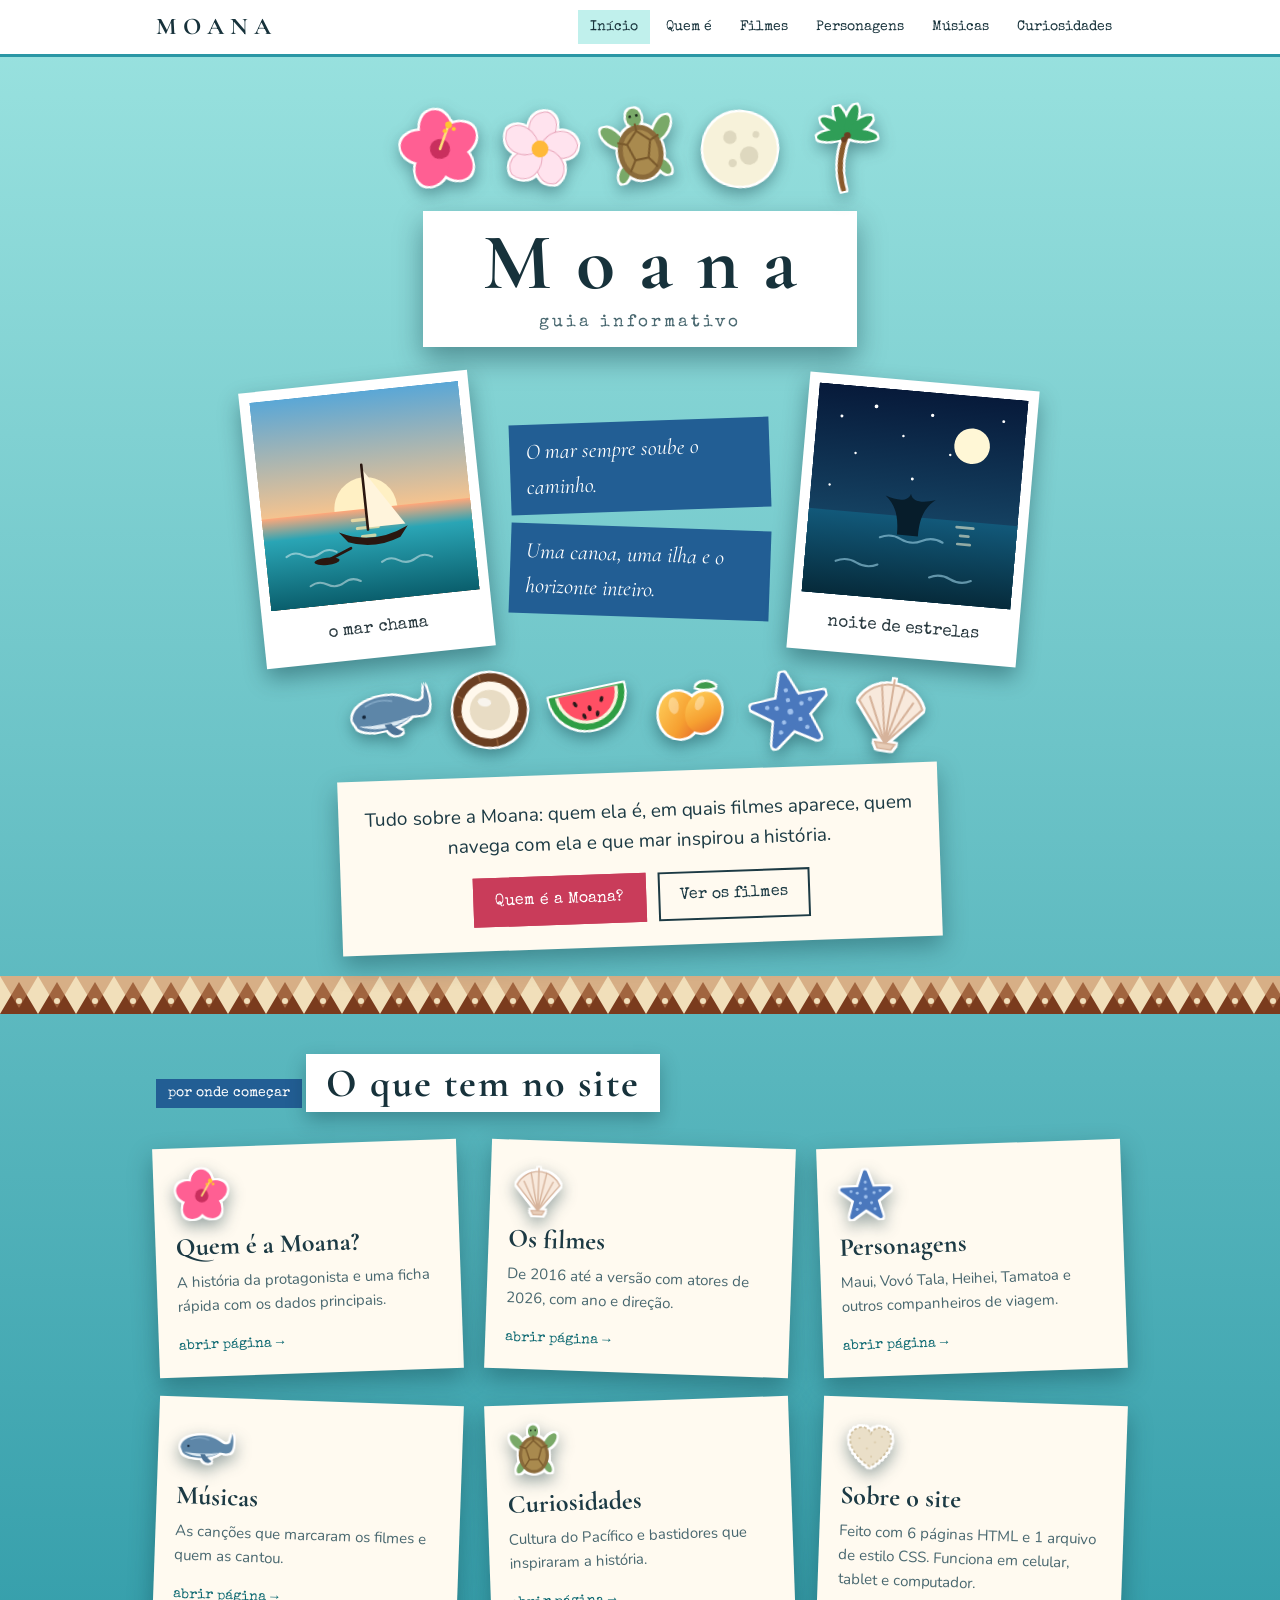
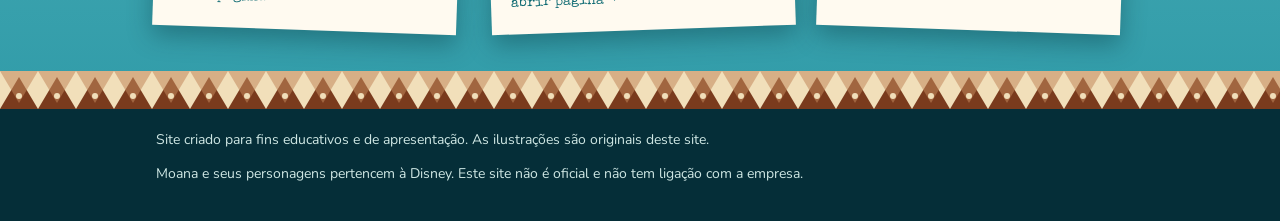
<file: index.html>
<!doctype html><html><head><meta charset=utf8><meta name=viewport content="width=device-width,initial-scale=1,viewport-fit=cover"><style>:root{color-scheme:light;box-sizing:border-box;padding-top:env(safe-area-inset-top,0px);padding-bottom:env(safe-area-inset-bottom,0px)}html{scroll-padding-top:env(safe-area-inset-top,0px)}body{margin:0;padding:0;font:14px -apple-system,BlinkMacSystemFont,sans-serif;background:#fff;color:#000}img{max-width:100%}[hidden]:not([hidden=until-found i]){display:none!important}</style></head><body>
<title>Guia da Moana</title>
  <link rel="stylesheet" href="https://fonts.googleapis.com/css2?family=Cormorant+Garamond:ital,wght@0,500;0,700;1,500&family=Special+Elite&family=Nunito:wght@400;700&display=swap">
  <link rel="stylesheet" href="style.css">
<!-- MENU -->
  <header class="menu">
    <div class="container">
      <a class="logo" href="index.html">MOANA</a>
      <nav>
        <ul>
          <li><a class="atual" href="index.html">Início</a></li>
          <li><a href="quem-e.html">Quem é</a></li>
          <li><a href="filmes.html">Filmes</a></li>
          <li><a href="personagens.html">Personagens</a></li>
          <li><a href="musicas.html">Músicas</a></li>
          <li><a href="curiosidades.html">Curiosidades</a></li>
        </ul>
      </nav>
    </div>
  </header>

  <main>

    <!-- CAPA -->
    <section class="capa">
      <div class="container">

        <div class="fileira-adesivos">
          <div class="adesivo s-hibiscus-pink"></div>
          <div class="adesivo s-plumeria-rose"></div>
          <div class="adesivo s-turtle"></div>
          <div class="adesivo s-moon"></div>
          <div class="adesivo s-palm"></div>
        </div>

        <div class="titulo-capa">
          <h1>Moana</h1>
          <p>guia informativo</p>
        </div>

        <div class="mural">
          <div class="polaroid">
            <div class="cena scene-sunset"></div>
            <p>o mar chama</p>
          </div>
          <div class="frases">
            <p class="frase inclina-esq">O mar sempre soube o caminho.</p>
            <p class="frase inclina-dir">Uma canoa, uma ilha e o horizonte inteiro.</p>
          </div>
          <div class="polaroid">
            <div class="cena scene-night"></div>
            <p>noite de estrelas</p>
          </div>
        </div>

        <div class="fileira-adesivos">
          <div class="adesivo s-whale"></div>
          <div class="adesivo s-coconut"></div>
          <div class="adesivo s-watermelon"></div>
          <div class="adesivo s-mango"></div>
          <div class="adesivo s-starfish"></div>
          <div class="adesivo s-shell"></div>
        </div>

        <div class="papel apresentacao inclina-esq">
          <p>Tudo sobre a Moana: quem ela é, em quais filmes aparece, quem navega com ela e que mar inspirou a história.</p>
          <div class="botoes">
            <a class="botao botao-cheio" href="quem-e.html">Quem é a Moana?</a>
            <a class="botao" href="filmes.html">Ver os filmes</a>
          </div>
        </div>

      </div>
    </section>

    <div class="tapa"></div>

    <!-- ATALHOS PARA AS OUTRAS PÁGINAS -->
    <section class="secao">
      <div class="container">
        <span class="etiqueta">por onde começar</span>
        <h2 class="faixa">O que tem no site</h2>

        <div class="tres-colunas" style="margin-top: 24px;">
          <a class="papel atalho inclina-esq" href="quem-e.html">
            <div class="adesivo s-hibiscus-pink"></div>
            <h3>Quem é a Moana?</h3>
            <p>A história da protagonista e uma ficha rápida com os dados principais.</p>
            <span class="abrir">abrir página →</span>
          </a>
          <a class="papel atalho inclina-dir" href="filmes.html">
            <div class="adesivo s-shell"></div>
            <h3>Os filmes</h3>
            <p>De 2016 até a versão com atores de 2026, com ano e direção.</p>
            <span class="abrir">abrir página →</span>
          </a>
          <a class="papel atalho inclina-esq" href="personagens.html">
            <div class="adesivo s-starfish"></div>
            <h3>Personagens</h3>
            <p>Maui, Vovó Tala, Heihei, Tamatoa e outros companheiros de viagem.</p>
            <span class="abrir">abrir página →</span>
          </a>
          <a class="papel atalho inclina-dir" href="musicas.html">
            <div class="adesivo s-whale"></div>
            <h3>Músicas</h3>
            <p>As canções que marcaram os filmes e quem as cantou.</p>
            <span class="abrir">abrir página →</span>
          </a>
          <a class="papel atalho inclina-esq" href="curiosidades.html">
            <div class="adesivo s-turtle"></div>
            <h3>Curiosidades</h3>
            <p>Cultura do Pacífico e bastidores que inspiraram a história.</p>
            <span class="abrir">abrir página →</span>
          </a>
          <div class="papel atalho inclina-dir">
            <div class="adesivo s-heart"></div>
            <h3>Sobre o site</h3>
            <p>Feito com 6 páginas HTML e 1 arquivo de estilo CSS. Funciona em celular, tablet e computador.</p>
          </div>
        </div>
      </div>
    </section>

  </main>

  <!-- RODAPÉ -->
  <footer class="rodape">
    <div class="tapa"></div>
    <div class="container">
      <p>Site criado para fins educativos e de apresentação. As ilustrações são originais deste site.</p>
      <p>Moana e seus personagens pertencem à Disney. Este site não é oficial e não tem ligação com a empresa.</p>
    </div>
  </footer>

</body></html>
</file>
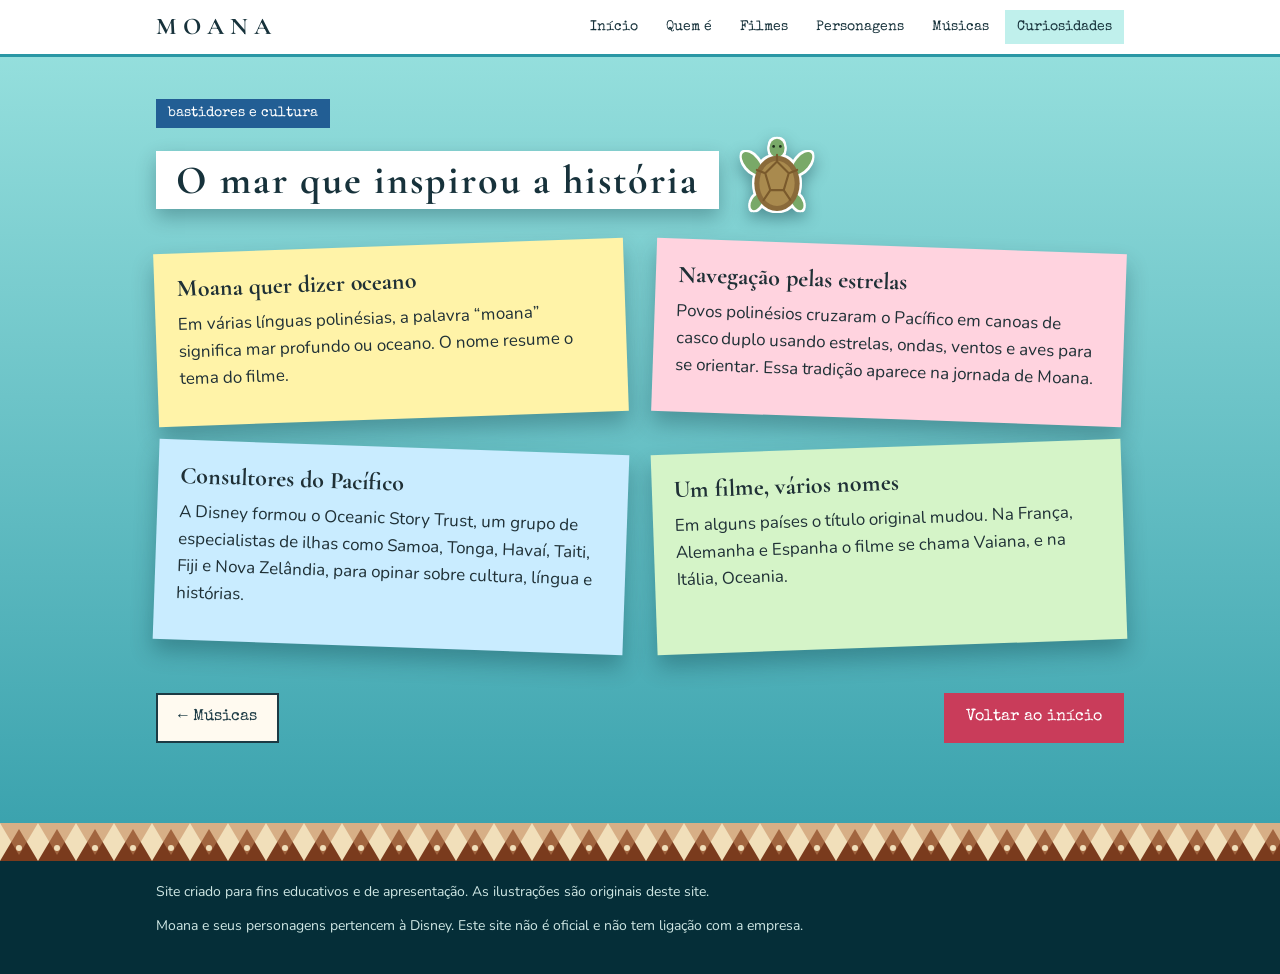
<file: curiosidades.html>
<!DOCTYPE html>
<html lang="pt-BR">

<head>
  <meta charset="UTF-8">
  <!-- Esta linha faz a página se ajustar à largura do celular -->
  <meta name="viewport" content="width=device-width, initial-scale=1">
  <title>Curiosidades | Guia da Moana</title>
  <link rel="stylesheet"
    href="https://fonts.googleapis.com/css2?family=Cormorant+Garamond:ital,wght@0,500;0,700;1,500&family=Special+Elite&family=Nunito:wght@400;700&display=swap">
  <link rel="stylesheet" href="style.css">
</head>

<body>

  <header class="menu">
    <div class="container">
      <a class="logo" href="index.html">MOANA</a>
      <nav>
        <ul>
          <li><a href="index.html">Início</a></li>
          <li><a href="quem-e.html">Quem é</a></li>
          <li><a href="filmes.html">Filmes</a></li>
          <li><a href="personagens.html">Personagens</a></li>
          <li><a href="musicas.html">Músicas</a></li>
          <li><a class="atual" href="curiosidades.html">Curiosidades</a></li>
        </ul>
      </nav>
    </div>
  </header>

  <main class="secao">
    <div class="container">

      <span class="etiqueta">bastidores e cultura</span>
      <div class="titulo-linha">
        <h1 class="faixa">O mar que inspirou a história</h1>
        <div class="adesivo s-turtle"></div>
      </div>

      <div class="duas-iguais">

        <article class="bilhete amarelo inclina-esq">
          <h2>Moana quer dizer oceano</h2>
          <p>Em várias línguas polinésias, a palavra “moana” significa mar profundo ou oceano. O nome resume o tema do
            filme.</p>
        </article>

        <article class="bilhete rosa inclina-dir">
          <h2>Navegação pelas estrelas</h2>
          <p>Povos polinésios cruzaram o Pacífico em canoas de casco duplo usando estrelas, ondas, ventos e aves para se
            orientar. Essa tradição aparece na jornada de Moana.</p>
        </article>

        <article class="bilhete azul inclina-dir">
          <h2>Consultores do Pacífico</h2>
          <p>A Disney formou o Oceanic Story Trust, um grupo de especialistas de ilhas como Samoa, Tonga, Havaí, Taiti,
            Fiji e Nova Zelândia, para opinar sobre cultura, língua e histórias.</p>
        </article>

        <article class="bilhete verde inclina-esq">
          <h2>Um filme, vários nomes</h2>
          <p>Em alguns países o título original mudou. Na França, Alemanha e Espanha o filme se chama Vaiana, e na
            Itália, Oceania.</p>
        </article>

      </div>

      <div class="navegacao" style="margin-top: 36px;">
        <a class="botao" href="musicas.html">← Músicas</a>
        <a class="botao botao-cheio" href="index.html">Voltar ao início</a>
      </div>

    </div>
  </main>

  <footer class="rodape">
    <div class="tapa"></div>
    <div class="container">
      <p>Site criado para fins educativos e de apresentação. As ilustrações são originais deste site.</p>
      <p>Moana e seus personagens pertencem à Disney. Este site não é oficial e não tem ligação com a empresa.</p>
    </div>
  </footer>

</body>

</html>
</file>
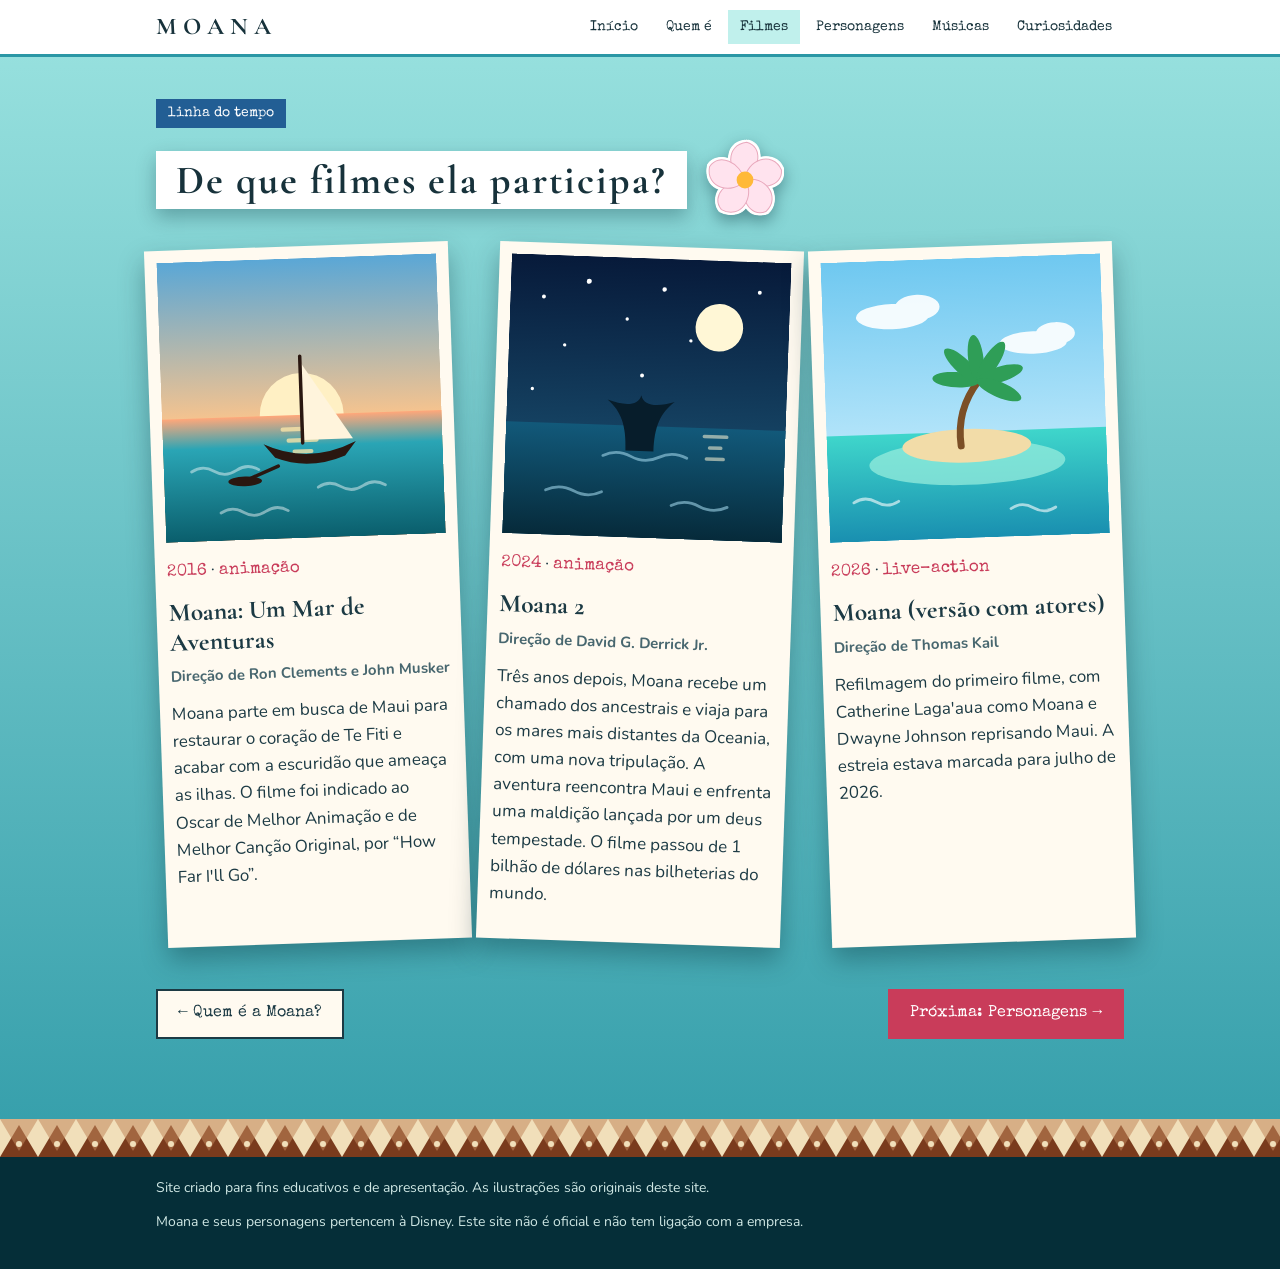
<file: filmes.html>
<!DOCTYPE html>
<html lang="pt-BR">
<head>
  <meta charset="UTF-8">
  <!-- Esta linha faz a página se ajustar à largura do celular -->
  <meta name="viewport" content="width=device-width, initial-scale=1">
  <title>Os filmes | Guia da Moana</title>
  <link rel="stylesheet" href="https://fonts.googleapis.com/css2?family=Cormorant+Garamond:ital,wght@0,500;0,700;1,500&family=Special+Elite&family=Nunito:wght@400;700&display=swap">
  <link rel="stylesheet" href="style.css">
</head>
<body>

  <header class="menu">
    <div class="container">
      <a class="logo" href="index.html">MOANA</a>
      <nav>
        <ul>
          <li><a href="index.html">Início</a></li>
          <li><a href="quem-e.html">Quem é</a></li>
          <li><a class="atual" href="filmes.html">Filmes</a></li>
          <li><a href="personagens.html">Personagens</a></li>
          <li><a href="musicas.html">Músicas</a></li>
          <li><a href="curiosidades.html">Curiosidades</a></li>
        </ul>
      </nav>
    </div>
  </header>

  <main class="secao">
    <div class="container">

      <span class="etiqueta">linha do tempo</span>
      <div class="titulo-linha">
        <h1 class="faixa">De que filmes ela participa?</h1>
        <div class="adesivo s-plumeria-rose"></div>
      </div>

      <div class="tres-colunas">

        <article class="filme inclina-esq">
          <div class="cena scene-sunset"></div>
          <p><span class="ano">2016</span> · <span class="ano">animação</span></p>
          <h2>Moana: Um Mar de Aventuras</h2>
          <p class="meta">Direção de Ron Clements e John Musker</p>
          <p>Moana parte em busca de Maui para restaurar o coração de Te Fiti e acabar com a escuridão que ameaça as ilhas. O filme foi indicado ao Oscar de Melhor Animação e de Melhor Canção Original, por “How Far I'll Go”.</p>
        </article>

        <article class="filme inclina-dir">
          <div class="cena scene-night"></div>
          <p><span class="ano">2024</span> · <span class="ano">animação</span></p>
          <h2>Moana 2</h2>
          <p class="meta">Direção de David G. Derrick Jr.</p>
          <p>Três anos depois, Moana recebe um chamado dos ancestrais e viaja para os mares mais distantes da Oceania, com uma nova tripulação. A aventura reencontra Maui e enfrenta uma maldição lançada por um deus tempestade. O filme passou de 1 bilhão de dólares nas bilheterias do mundo.</p>
        </article>

        <article class="filme inclina-esq">
          <div class="cena scene-island"></div>
          <p><span class="ano">2026</span> · <span class="ano">live-action</span></p>
          <h2>Moana (versão com atores)</h2>
          <p class="meta">Direção de Thomas Kail</p>
          <p>Refilmagem do primeiro filme, com Catherine Laga'aua como Moana e Dwayne Johnson reprisando Maui. A estreia estava marcada para julho de 2026.</p>
        </article>

      </div>

      <div class="navegacao" style="margin-top: 36px;">
        <a class="botao" href="quem-e.html">← Quem é a Moana?</a>
        <a class="botao botao-cheio" href="personagens.html">Próxima: Personagens →</a>
      </div>

    </div>
  </main>

  <footer class="rodape">
    <div class="tapa"></div>
    <div class="container">
      <p>Site criado para fins educativos e de apresentação. As ilustrações são originais deste site.</p>
      <p>Moana e seus personagens pertencem à Disney. Este site não é oficial e não tem ligação com a empresa.</p>
    </div>
  </footer>

</body>
</html>
</file>
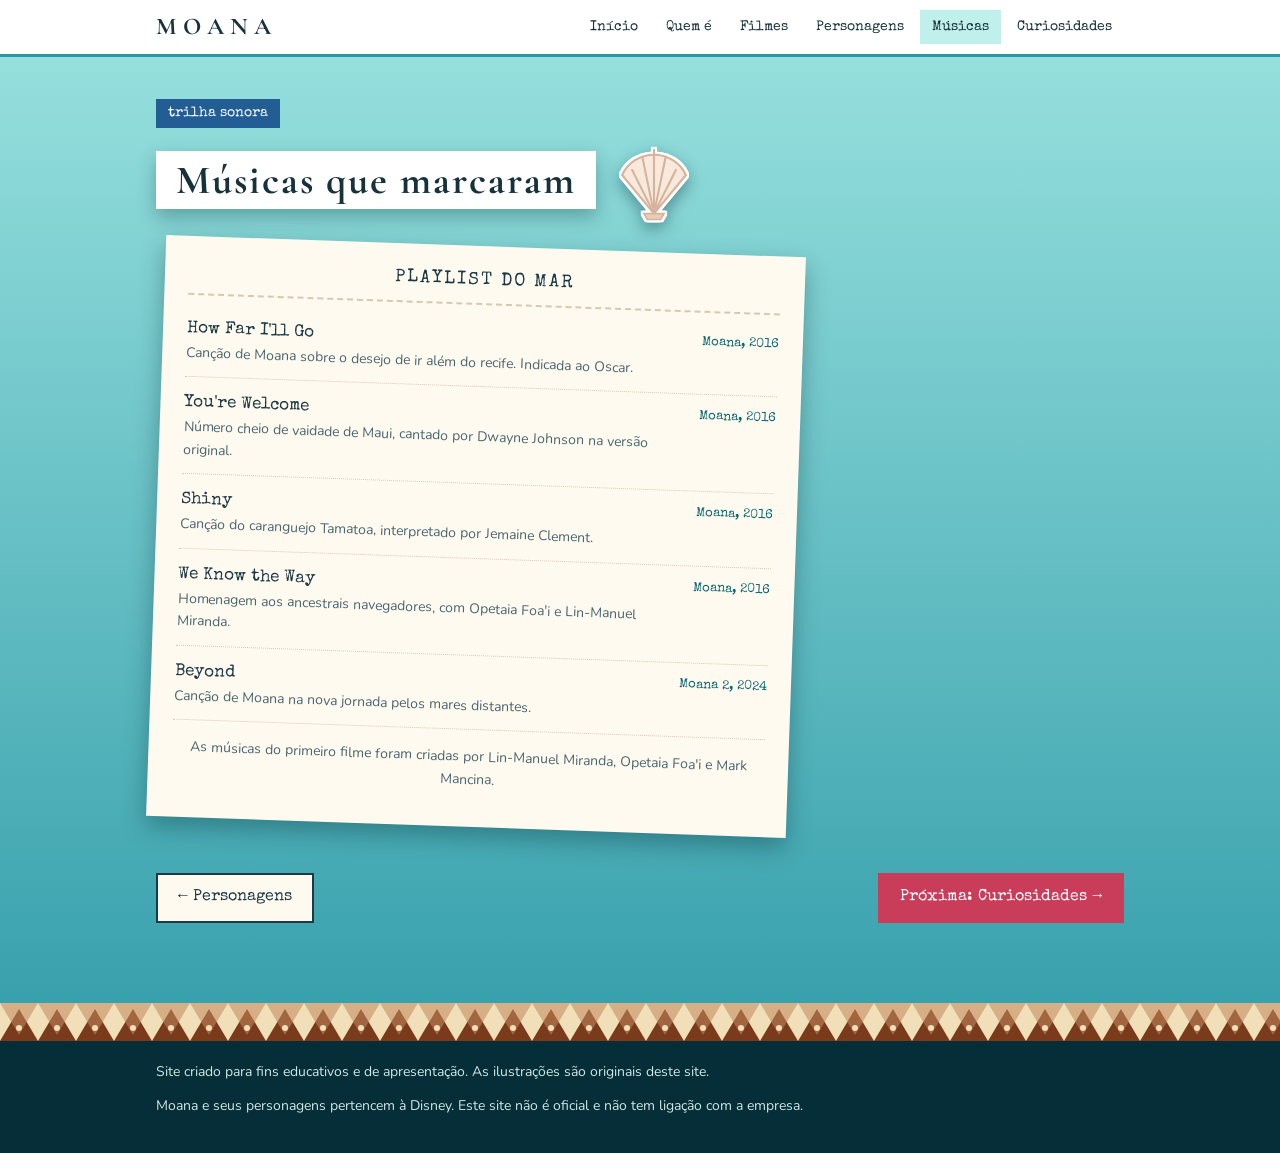
<file: musicas.html>
<!DOCTYPE html>
<html lang="pt-BR">
<head>
  <meta charset="UTF-8">
  <!-- Esta linha faz a página se ajustar à largura do celular -->
  <meta name="viewport" content="width=device-width, initial-scale=1">
  <title>Músicas | Guia da Moana</title>
  <link rel="stylesheet" href="https://fonts.googleapis.com/css2?family=Cormorant+Garamond:ital,wght@0,500;0,700;1,500&family=Special+Elite&family=Nunito:wght@400;700&display=swap">
  <link rel="stylesheet" href="style.css">
</head>
<body>

  <header class="menu">
    <div class="container">
      <a class="logo" href="index.html">MOANA</a>
      <nav>
        <ul>
          <li><a href="index.html">Início</a></li>
          <li><a href="quem-e.html">Quem é</a></li>
          <li><a href="filmes.html">Filmes</a></li>
          <li><a href="personagens.html">Personagens</a></li>
          <li><a class="atual" href="musicas.html">Músicas</a></li>
          <li><a href="curiosidades.html">Curiosidades</a></li>
        </ul>
      </nav>
    </div>
  </header>

  <main class="secao">
    <div class="container">

      <span class="etiqueta">trilha sonora</span>
      <div class="titulo-linha">
        <h1 class="faixa">Músicas que marcaram</h1>
        <div class="adesivo s-shell"></div>
      </div>

      <div class="papel recibo inclina-dir">
        <h2>PLAYLIST DO MAR</h2>
        <ul>
          <li>
            <div>How Far I'll Go<small>Canção de Moana sobre o desejo de ir além do recife. Indicada ao Oscar.</small></div>
            <span class="filme-da-musica">Moana, 2016</span>
          </li>
          <li>
            <div>You're Welcome<small>Número cheio de vaidade de Maui, cantado por Dwayne Johnson na versão original.</small></div>
            <span class="filme-da-musica">Moana, 2016</span>
          </li>
          <li>
            <div>Shiny<small>Canção do caranguejo Tamatoa, interpretado por Jemaine Clement.</small></div>
            <span class="filme-da-musica">Moana, 2016</span>
          </li>
          <li>
            <div>We Know the Way<small>Homenagem aos ancestrais navegadores, com Opetaia Foa'i e Lin-Manuel Miranda.</small></div>
            <span class="filme-da-musica">Moana, 2016</span>
          </li>
          <li>
            <div>Beyond<small>Canção de Moana na nova jornada pelos mares distantes.</small></div>
            <span class="filme-da-musica">Moana 2, 2024</span>
          </li>
        </ul>
        <p style="margin-top: 16px; font-family: 'Nunito', Arial, sans-serif; font-size: 14px; color: #48676f; text-align: center;">As músicas do primeiro filme foram criadas por Lin-Manuel Miranda, Opetaia Foa'i e Mark Mancina.</p>
      </div>

      <div class="navegacao" style="margin-top: 36px;">
        <a class="botao" href="personagens.html">← Personagens</a>
        <a class="botao botao-cheio" href="curiosidades.html">Próxima: Curiosidades →</a>
      </div>

    </div>
  </main>

  <footer class="rodape">
    <div class="tapa"></div>
    <div class="container">
      <p>Site criado para fins educativos e de apresentação. As ilustrações são originais deste site.</p>
      <p>Moana e seus personagens pertencem à Disney. Este site não é oficial e não tem ligação com a empresa.</p>
    </div>
  </footer>

</body>
</html>
</file>
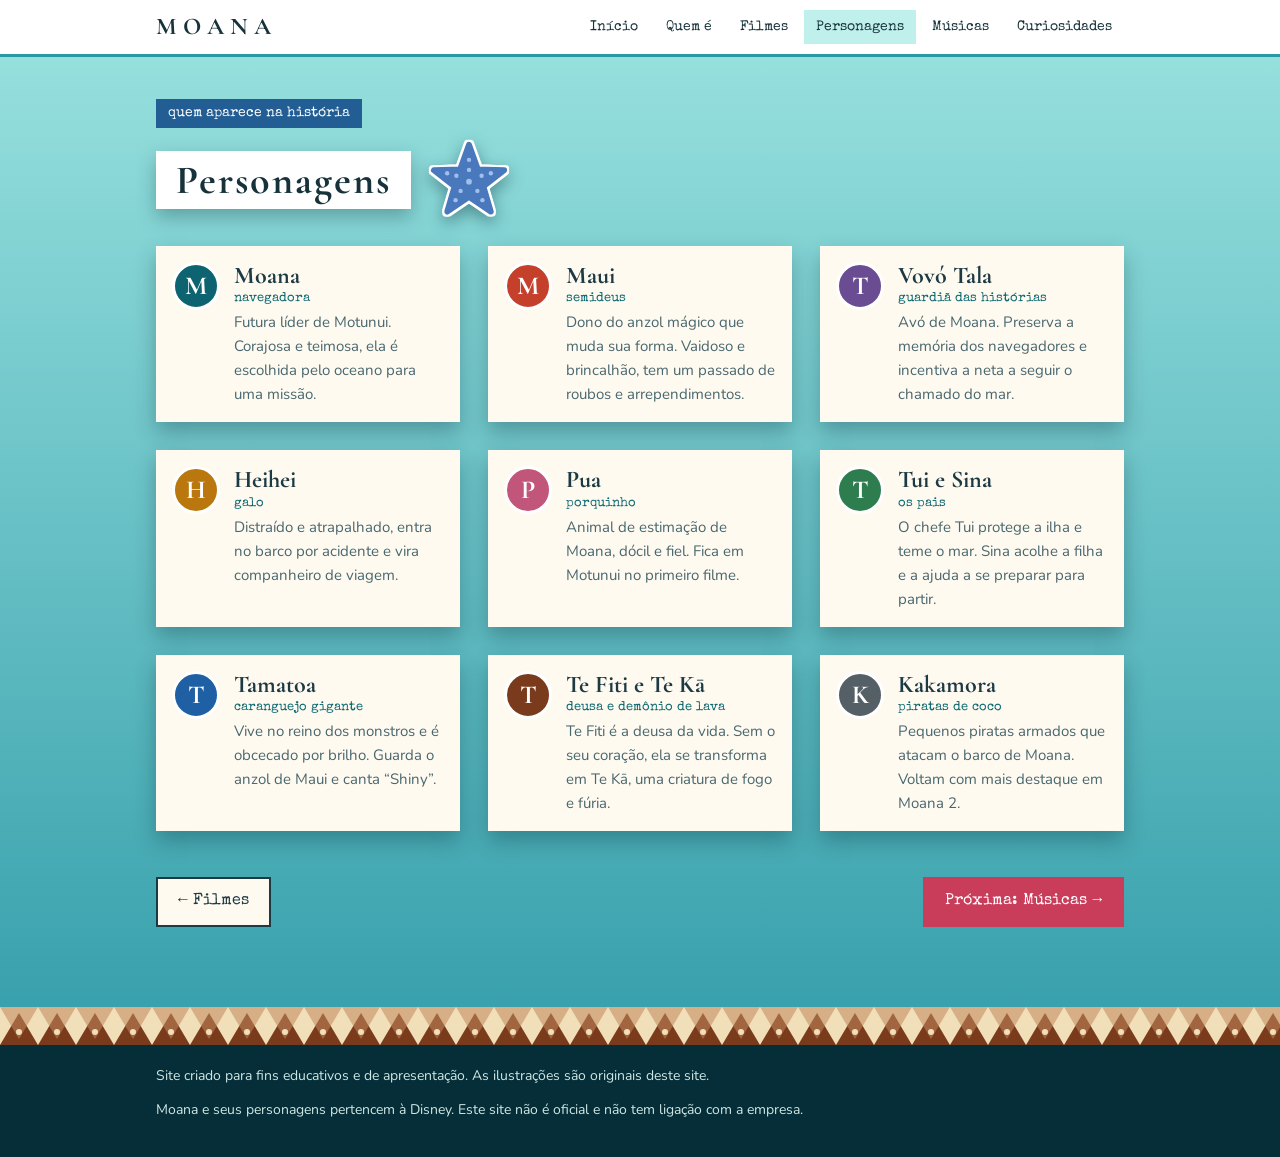
<file: personagens.html>
<!DOCTYPE html>
<html lang="pt-BR">
<head>
  <meta charset="UTF-8">
  <!-- Esta linha faz a página se ajustar à largura do celular -->
  <meta name="viewport" content="width=device-width, initial-scale=1">
  <title>Personagens | Guia da Moana</title>
  <link rel="stylesheet" href="https://fonts.googleapis.com/css2?family=Cormorant+Garamond:ital,wght@0,500;0,700;1,500&family=Special+Elite&family=Nunito:wght@400;700&display=swap">
  <link rel="stylesheet" href="style.css">
</head>
<body>

  <header class="menu">
    <div class="container">
      <a class="logo" href="index.html">MOANA</a>
      <nav>
        <ul>
          <li><a href="index.html">Início</a></li>
          <li><a href="quem-e.html">Quem é</a></li>
          <li><a href="filmes.html">Filmes</a></li>
          <li><a class="atual" href="personagens.html">Personagens</a></li>
          <li><a href="musicas.html">Músicas</a></li>
          <li><a href="curiosidades.html">Curiosidades</a></li>
        </ul>
      </nav>
    </div>
  </header>

  <main class="secao">
    <div class="container">

      <span class="etiqueta">quem aparece na história</span>
      <div class="titulo-linha">
        <h1 class="faixa">Personagens</h1>
        <div class="adesivo s-starfish"></div>
      </div>

      <div class="tres-colunas">

        <article class="personagem">
          <div class="inicial cor1">M</div>
          <div>
            <h2>Moana</h2>
            <p class="funcao">navegadora</p>
            <p>Futura líder de Motunui. Corajosa e teimosa, ela é escolhida pelo oceano para uma missão.</p>
          </div>
        </article>

        <article class="personagem">
          <div class="inicial cor2">M</div>
          <div>
            <h2>Maui</h2>
            <p class="funcao">semideus</p>
            <p>Dono do anzol mágico que muda sua forma. Vaidoso e brincalhão, tem um passado de roubos e arrependimentos.</p>
          </div>
        </article>

        <article class="personagem">
          <div class="inicial cor3">T</div>
          <div>
            <h2>Vovó Tala</h2>
            <p class="funcao">guardiã das histórias</p>
            <p>Avó de Moana. Preserva a memória dos navegadores e incentiva a neta a seguir o chamado do mar.</p>
          </div>
        </article>

        <article class="personagem">
          <div class="inicial cor4">H</div>
          <div>
            <h2>Heihei</h2>
            <p class="funcao">galo</p>
            <p>Distraído e atrapalhado, entra no barco por acidente e vira companheiro de viagem.</p>
          </div>
        </article>

        <article class="personagem">
          <div class="inicial cor5">P</div>
          <div>
            <h2>Pua</h2>
            <p class="funcao">porquinho</p>
            <p>Animal de estimação de Moana, dócil e fiel. Fica em Motunui no primeiro filme.</p>
          </div>
        </article>

        <article class="personagem">
          <div class="inicial cor6">T</div>
          <div>
            <h2>Tui e Sina</h2>
            <p class="funcao">os pais</p>
            <p>O chefe Tui protege a ilha e teme o mar. Sina acolhe a filha e a ajuda a se preparar para partir.</p>
          </div>
        </article>

        <article class="personagem">
          <div class="inicial cor7">T</div>
          <div>
            <h2>Tamatoa</h2>
            <p class="funcao">caranguejo gigante</p>
            <p>Vive no reino dos monstros e é obcecado por brilho. Guarda o anzol de Maui e canta “Shiny”.</p>
          </div>
        </article>

        <article class="personagem">
          <div class="inicial cor8">T</div>
          <div>
            <h2>Te Fiti e Te Kā</h2>
            <p class="funcao">deusa e demônio de lava</p>
            <p>Te Fiti é a deusa da vida. Sem o seu coração, ela se transforma em Te Kā, uma criatura de fogo e fúria.</p>
          </div>
        </article>

        <article class="personagem">
          <div class="inicial cor9">K</div>
          <div>
            <h2>Kakamora</h2>
            <p class="funcao">piratas de coco</p>
            <p>Pequenos piratas armados que atacam o barco de Moana. Voltam com mais destaque em Moana 2.</p>
          </div>
        </article>

      </div>

      <div class="navegacao" style="margin-top: 36px;">
        <a class="botao" href="filmes.html">← Filmes</a>
        <a class="botao botao-cheio" href="musicas.html">Próxima: Músicas →</a>
      </div>

    </div>
  </main>

  <footer class="rodape">
    <div class="tapa"></div>
    <div class="container">
      <p>Site criado para fins educativos e de apresentação. As ilustrações são originais deste site.</p>
      <p>Moana e seus personagens pertencem à Disney. Este site não é oficial e não tem ligação com a empresa.</p>
    </div>
  </footer>

</body>
</html>
</file>
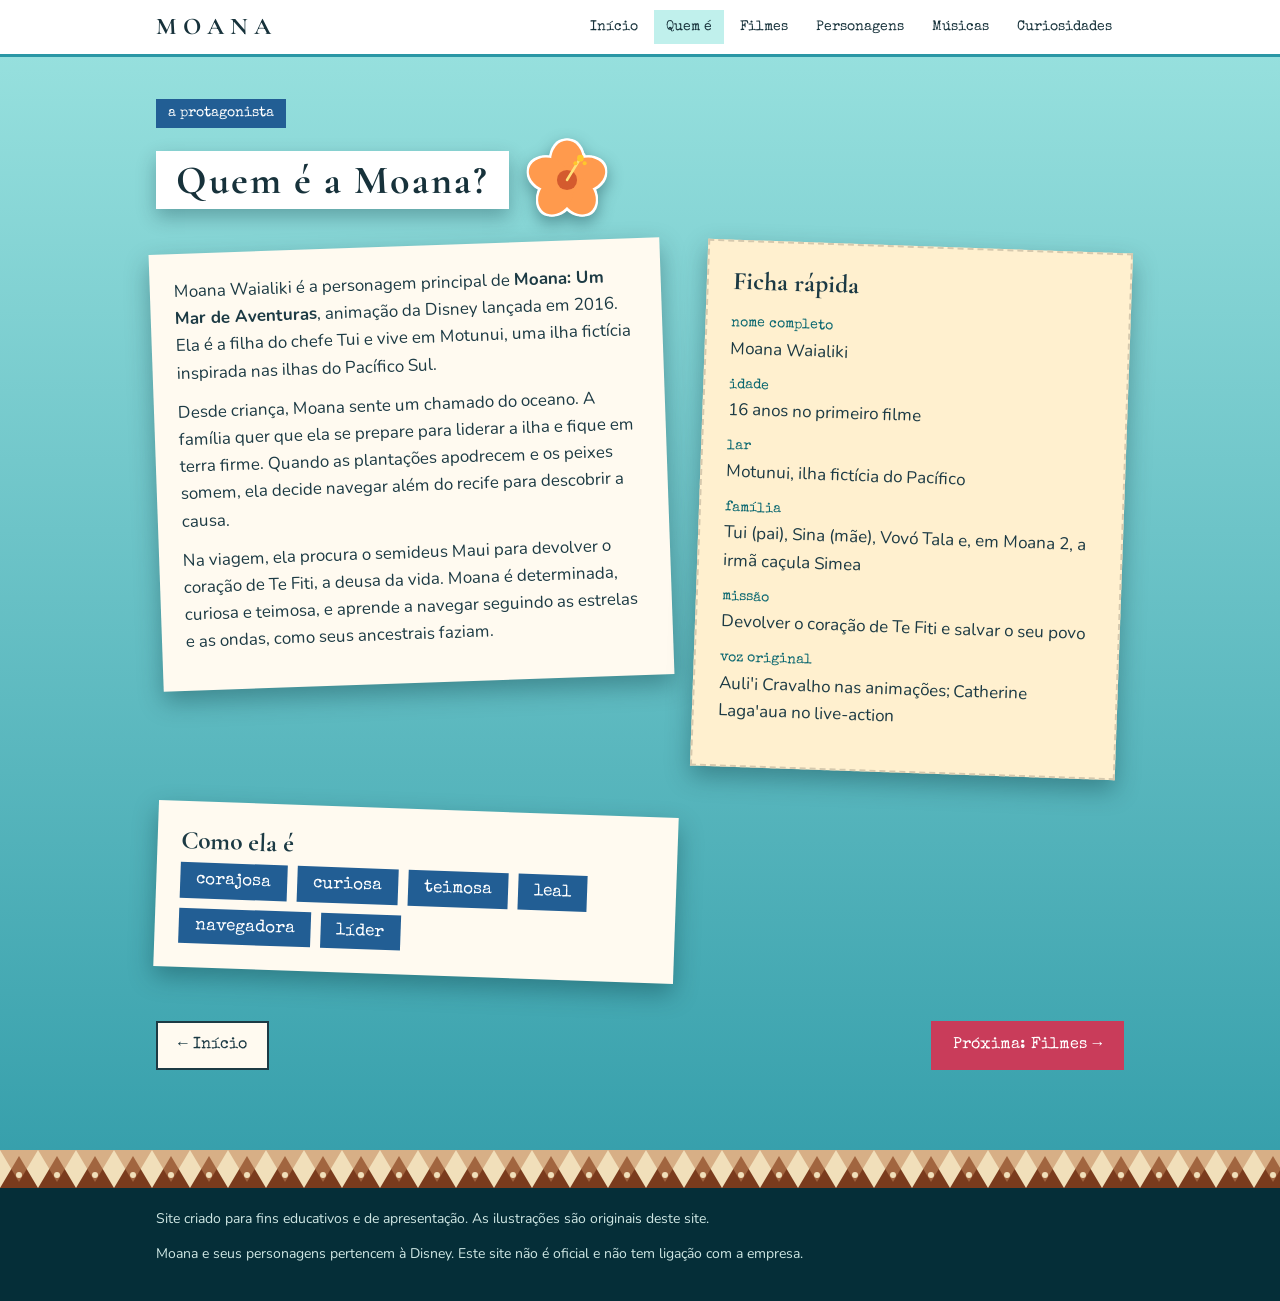
<file: quem-e.html>
<!DOCTYPE html>
<html lang="pt-BR">
<head>
  <meta charset="UTF-8">
  <!-- Esta linha faz a página se ajustar à largura do celular -->
  <meta name="viewport" content="width=device-width, initial-scale=1">
  <title>Quem é a Moana? | Guia da Moana</title>
  <link rel="stylesheet" href="https://fonts.googleapis.com/css2?family=Cormorant+Garamond:ital,wght@0,500;0,700;1,500&family=Special+Elite&family=Nunito:wght@400;700&display=swap">
  <link rel="stylesheet" href="style.css">
</head>
<body>

  <header class="menu">
    <div class="container">
      <a class="logo" href="index.html">MOANA</a>
      <nav>
        <ul>
          <li><a href="index.html">Início</a></li>
          <li><a class="atual" href="quem-e.html">Quem é</a></li>
          <li><a href="filmes.html">Filmes</a></li>
          <li><a href="personagens.html">Personagens</a></li>
          <li><a href="musicas.html">Músicas</a></li>
          <li><a href="curiosidades.html">Curiosidades</a></li>
        </ul>
      </nav>
    </div>
  </header>

  <main class="secao">
    <div class="container">

      <span class="etiqueta">a protagonista</span>
      <div class="titulo-linha">
        <h1 class="faixa">Quem é a Moana?</h1>
        <div class="adesivo s-hibiscus-orange"></div>
      </div>

      <div class="duas-colunas">

        <div class="papel inclina-esq">
          <p>Moana Waialiki é a personagem principal de <strong>Moana: Um Mar de Aventuras</strong>, animação da Disney lançada em 2016. Ela é a filha do chefe Tui e vive em Motunui, uma ilha fictícia inspirada nas ilhas do Pacífico Sul.</p>
          <p>Desde criança, Moana sente um chamado do oceano. A família quer que ela se prepare para liderar a ilha e fique em terra firme. Quando as plantações apodrecem e os peixes somem, ela decide navegar além do recife para descobrir a causa.</p>
          <p>Na viagem, ela procura o semideus Maui para devolver o coração de Te Fiti, a deusa da vida. Moana é determinada, curiosa e teimosa, e aprende a navegar seguindo as estrelas e as ondas, como seus ancestrais faziam.</p>
        </div>

        <aside class="papel ficha inclina-dir">
          <h2>Ficha rápida</h2>
          <dl>
            <dt>nome completo</dt>
            <dd>Moana Waialiki</dd>
            <dt>idade</dt>
            <dd>16 anos no primeiro filme</dd>
            <dt>lar</dt>
            <dd>Motunui, ilha fictícia do Pacífico</dd>
            <dt>família</dt>
            <dd>Tui (pai), Sina (mãe), Vovó Tala e, em Moana 2, a irmã caçula Simea</dd>
            <dt>missão</dt>
            <dd>Devolver o coração de Te Fiti e salvar o seu povo</dd>
            <dt>voz original</dt>
            <dd>Auli'i Cravalho nas animações; Catherine Laga'aua no live-action</dd>
          </dl>
        </aside>

      </div>

      <div class="papel inclina-dir" style="margin-top: 36px; max-width: 520px;">
        <h2>Como ela é</h2>
        <ul class="caracteristicas">
          <li>corajosa</li>
          <li>curiosa</li>
          <li>teimosa</li>
          <li>leal</li>
          <li>navegadora</li>
          <li>líder</li>
        </ul>
      </div>

      <div class="navegacao" style="margin-top: 36px;">
        <a class="botao" href="index.html">← Início</a>
        <a class="botao botao-cheio" href="filmes.html">Próxima: Filmes →</a>
      </div>

    </div>
  </main>

  <footer class="rodape">
    <div class="tapa"></div>
    <div class="container">
      <p>Site criado para fins educativos e de apresentação. As ilustrações são originais deste site.</p>
      <p>Moana e seus personagens pertencem à Disney. Este site não é oficial e não tem ligação com a empresa.</p>
    </div>
  </footer>

</body>
</html>
</file>
<file: style.css>
/* ==========================================================
   GUIA DA MOANA - arquivo de estilo (style.css)
   Todas as 6 páginas usam este mesmo arquivo.

   Como ele está organizado:
   1. Base (cores, fontes, fundo)
   2. Menu e rodapé
   3. Peças da colagem (papel, faixa, polaroid, adesivo)
   4. Capa da página inicial
   5. Páginas internas (colunas, filmes, personagens...)
   6. Ilustrações (imagens desenhadas em código, não precisa explicar)
   7. RESPONSIVIDADE (regras para tablet e celular)
   ========================================================== */


/* ---------- 1. BASE ---------- */

/* Faz a largura e a altura incluírem o padding e a borda */
* {
  box-sizing: border-box;
}

body {
  margin: 0;
  font-family: "Nunito", Arial, sans-serif;
  font-size: 17px;
  line-height: 1.6;
  color: #1c3a44;
  background-color: #5fc3c8;
  /* Fundo de água: do azul claro ao azul mais escuro */
  background-image: linear-gradient(#9be3e0, #2a97a5);
}

h1, h2, h3 {
  font-family: "Cormorant Garamond", Georgia, serif;
  line-height: 1.15;
  margin: 0 0 8px;
}

p {
  margin: 0 0 12px;
}

a {
  color: #0a6770;
}

/* Caixa central que segura o conteúdo de cada página.
   max-width: não passa de 1000px, mas pode ficar menor em telas pequenas. */
.container {
  max-width: 1000px;
  margin: 0 auto;
  padding: 0 16px;
}


/* ---------- 2. MENU E RODAPÉ ---------- */

.menu {
  background-color: #ffffff;
  border-bottom: 3px solid #2a97a5;
  position: sticky;
  top: 0;
  z-index: 10;
}

.menu .container {
  display: flex;
  align-items: center;
  justify-content: space-between;
  flex-wrap: wrap;
  gap: 8px;
  padding-top: 8px;
  padding-bottom: 8px;
}

.logo {
  font-family: "Cormorant Garamond", Georgia, serif;
  font-weight: 700;
  font-size: 24px;
  letter-spacing: 6px;
  color: #17323b;
  text-decoration: none;
}

.menu ul {
  display: flex;
  flex-wrap: wrap;
  gap: 4px;
  list-style: none;
  margin: 0;
  padding: 0;
}

.menu li a {
  display: block;
  padding: 6px 12px;
  font-family: "Special Elite", "Courier New", monospace;
  font-size: 14px;
  color: #17323b;
  text-decoration: none;
}

.menu li a:hover,
.menu li a.atual {
  background-color: #c0f0ec;
}

.rodape {
  background-color: #052e38;
  color: #cfe7e4;
  font-size: 14px;
  padding-bottom: 24px;
}

.rodape .container {
  padding-top: 20px;
}


/* ---------- 3. PEÇAS DA COLAGEM ---------- */

/* Papel claro com sombra, como uma folha colada */
.papel {
  background-color: #fffaf0;
  padding: 24px;
  box-shadow: 0 10px 24px rgba(0, 40, 50, 0.35);
}

/* Faixa branca com o título, como as etiquetas da colagem */
.faixa {
  display: inline-block;
  background-color: #ffffff;
  color: #17323b;
  font-size: 40px;
  letter-spacing: 2px;
  padding: 6px 20px;
  box-shadow: 0 8px 18px rgba(0, 40, 50, 0.3);
}

/* Etiqueta azul pequena */
.etiqueta {
  display: inline-block;
  background-color: #225e94;
  color: #ffffff;
  font-family: "Special Elite", "Courier New", monospace;
  font-size: 14px;
  padding: 3px 12px;
  margin-bottom: 10px;
}

/* Etiqueta azul grande, com frase em itálico */
.frase {
  background-color: #225e94;
  color: #ffffff;
  font-family: "Cormorant Garamond", Georgia, serif;
  font-style: italic;
  font-size: 22px;
  padding: 10px 16px;
  margin: 0;
}

/* Moldura de foto instantânea (polaroid) */
.polaroid {
  background-color: #ffffff;
  width: 230px;
  padding: 10px 10px 0;
  box-shadow: 0 10px 22px rgba(0, 40, 50, 0.4);
}

.polaroid p {
  font-family: "Special Elite", "Courier New", monospace;
  color: #2a3a40;
  text-align: center;
  padding: 14px 0 16px;
  margin: 0;
}

/* Quadrado onde aparece uma ilustração */
.cena {
  width: 100%;
  aspect-ratio: 1 / 1;
  background-size: cover;
  background-position: center;
}

/* Adesivo: imagem pequena com borda branca */
.adesivo {
  width: 84px;
  height: 84px;
  background-size: contain;
  background-repeat: no-repeat;
  background-position: center;
  /* Quatro sombras brancas formam a borda do adesivo; a última dá a sombra */
  filter: drop-shadow(2px 0 0 #fff) drop-shadow(-2px 0 0 #fff) drop-shadow(0 2px 0 #fff) drop-shadow(0 -2px 0 #fff) drop-shadow(0 6px 8px rgba(0, 40, 50, 0.4));
}

/* Botão */
.botao {
  display: inline-block;
  padding: 10px 20px;
  font-family: "Special Elite", "Courier New", monospace;
  font-size: 16px;
  color: #1c3a44;
  background-color: transparent;
  border: 2px solid #1c3a44;
  text-decoration: none;
}

.botao-cheio {
  background-color: #c93c5a;
  border-color: #c93c5a;
  color: #ffffff;
}

/* Inclinações leves: cada peça fica um pouco torta, como numa colagem */
.inclina-esq { transform: rotate(-2deg); }
.inclina-dir { transform: rotate(2deg); }


/* ---------- 4. CAPA DA PÁGINA INICIAL ---------- */

.capa {
  text-align: center;
  padding: 40px 0 30px;
}

/* Linha de adesivos: flex deixa todos lado a lado e quebra de linha se faltar espaço */
.fileira-adesivos {
  display: flex;
  justify-content: center;
  flex-wrap: wrap;
  gap: 16px;
  margin: 10px 0 20px;
}

.fileira-adesivos .adesivo:nth-child(odd) { transform: rotate(-12deg); }
.fileira-adesivos .adesivo:nth-child(even) { transform: rotate(9deg); }

.titulo-capa {
  display: inline-block;
  background-color: #ffffff;
  color: #17323b;
  padding: 6px 36px 10px;
  box-shadow: 0 12px 26px rgba(0, 40, 50, 0.4);
}

.titulo-capa h1 {
  font-size: 80px;
  letter-spacing: 24px;
  margin: 0;
  padding-left: 24px;
}

.titulo-capa p {
  font-family: "Special Elite", "Courier New", monospace;
  letter-spacing: 3px;
  color: #48676f;
  margin: 0;
}

.mural {
  display: flex;
  justify-content: center;
  align-items: center;
  flex-wrap: wrap;
  gap: 28px;
  margin: 34px 0 10px;
}

.mural .frases {
  display: flex;
  flex-direction: column;
  gap: 16px;
  max-width: 260px;
  text-align: left;
}

.mural .polaroid:nth-child(1) { transform: rotate(-6deg); }
.mural .polaroid:nth-child(3) { transform: rotate(5deg); }

.apresentacao {
  max-width: 600px;
  margin: 10px auto 0;
  padding: 24px;
  font-size: 19px;
}

.botoes {
  display: flex;
  justify-content: center;
  flex-wrap: wrap;
  gap: 12px;
  margin-top: 16px;
}


/* ---------- 5. PÁGINAS INTERNAS ---------- */

.secao {
  padding: 40px 0;
}

/* Título da página com um adesivo ao lado */
.titulo-linha {
  display: flex;
  align-items: center;
  flex-wrap: wrap;
  gap: 16px;
  margin-bottom: 24px;
}

.titulo-linha .faixa {
  margin: 0;
}

/* Layouts em colunas com grid */
.duas-colunas {
  display: grid;
  grid-template-columns: 1.2fr 1fr;
  gap: 32px;
  align-items: start;
}

.tres-colunas {
  display: grid;
  grid-template-columns: 1fr 1fr 1fr;
  gap: 28px;
}

.duas-iguais {
  display: grid;
  grid-template-columns: 1fr 1fr;
  gap: 28px;
}

/* Ficha da Moana */
.ficha {
  background-color: #fff0cf;
  border: 2px dashed #d6c9ae;
}

.ficha dt {
  font-family: "Special Elite", "Courier New", monospace;
  font-size: 14px;
  color: #0a6770;
}

.ficha dd {
  margin: 0 0 12px;
}

/* Lista de características */
.caracteristicas {
  display: flex;
  flex-wrap: wrap;
  gap: 10px;
  list-style: none;
  margin: 0;
  padding: 0;
}

.caracteristicas li {
  background-color: #225e94;
  color: #ffffff;
  font-family: "Special Elite", "Courier New", monospace;
  padding: 4px 16px;
}

/* Cartões de filme */
.filme {
  background-color: #fffaf0;
  padding: 12px 12px 20px;
  box-shadow: 0 12px 26px rgba(0, 40, 50, 0.35);
}

.filme .cena {
  margin-bottom: 14px;
}

.filme .ano {
  font-family: "Special Elite", "Courier New", monospace;
  color: #c93c5a;
}

.filme .meta {
  font-size: 15px;
  font-weight: 700;
  color: #48676f;
}

/* Cartões de personagem */
.personagem {
  display: flex;
  gap: 14px;
  background-color: #fffaf0;
  padding: 16px;
  box-shadow: 0 10px 20px rgba(0, 40, 50, 0.3);
}

.personagem h2 {
  font-size: 24px;
  margin: 0;
}

.personagem p {
  font-size: 15px;
  color: #48676f;
  margin: 0;
}

.personagem .funcao {
  font-family: "Special Elite", "Courier New", monospace;
  font-size: 13px;
  color: #0a6770;
}

/* Bolinha com a inicial do personagem */
.inicial {
  flex: none;
  width: 48px;
  height: 48px;
  border-radius: 50%;
  border: 3px solid #ffffff;
  color: #ffffff;
  font-family: "Cormorant Garamond", Georgia, serif;
  font-size: 26px;
  font-weight: 700;
  text-align: center;
  line-height: 42px;
}

.cor1 { background-color: #0d6470; }
.cor2 { background-color: #c4402b; }
.cor3 { background-color: #6a4c93; }
.cor4 { background-color: #b9770e; }
.cor5 { background-color: #c2557a; }
.cor6 { background-color: #2e7d4f; }
.cor7 { background-color: #1f5fa3; }
.cor8 { background-color: #7a3b1d; }
.cor9 { background-color: #555f66; }

/* Lista de músicas, no estilo de recibo */
.recibo {
  max-width: 640px;
  font-family: "Special Elite", "Courier New", monospace;
}

.recibo h2 {
  font-family: "Special Elite", "Courier New", monospace;
  font-size: 18px;
  font-weight: normal;
  letter-spacing: 2px;
  text-align: center;
  padding-bottom: 12px;
  border-bottom: 2px dashed #d6c9ae;
}

.recibo ul {
  list-style: none;
  margin: 0;
  padding: 0;
}

.recibo li {
  display: flex;
  justify-content: space-between;
  gap: 16px;
  padding: 12px 0;
  border-bottom: 1px dotted #d6c9ae;
}

.recibo small {
  display: block;
  font-family: "Nunito", Arial, sans-serif;
  font-size: 14px;
  color: #48676f;
}

.recibo .filme-da-musica {
  font-size: 13px;
  color: #0a6770;
  white-space: nowrap;
}

/* Bilhetes coloridos da página de curiosidades */
.bilhete {
  padding: 22px;
  color: #1f3036;
  box-shadow: 0 12px 22px rgba(0, 40, 50, 0.3);
}

.bilhete h2 {
  font-size: 24px;
}

.bilhete.amarelo { background-color: #fff3a8; }
.bilhete.rosa { background-color: #ffd3df; }
.bilhete.azul { background-color: #c9ecff; }
.bilhete.verde { background-color: #d5f4c8; }

/* Cartões da página inicial que levam para as outras páginas */
.atalho {
  display: block;
  padding: 20px;
  color: #1c3a44;
  text-decoration: none;
}

.atalho .adesivo {
  width: 56px;
  height: 56px;
  margin-bottom: 8px;
}

.atalho h3 {
  font-size: 26px;
}

.atalho p {
  font-size: 15px;
  color: #48676f;
}

.atalho .abrir {
  font-family: "Special Elite", "Courier New", monospace;
  font-size: 14px;
  color: #0a6770;
}

/* Botões de página anterior e próxima */
.navegacao {
  display: flex;
  justify-content: space-between;
  flex-wrap: wrap;
  gap: 12px;
  padding: 10px 0 40px;
}

.navegacao .botao {
  background-color: #fffaf0;
}

.navegacao .botao-cheio {
  background-color: #c93c5a;
}


/* ---------- 6. ILUSTRAÇÕES ----------
   Desenhos feitos em código (SVG) e colocados como imagem de fundo.
   Não precisa explicar esta parte: é só a decoração. */

.s-hibiscus-pink   { background-image: url("data:image/svg+xml,<svg xmlns='http://www.w3.org/2000/svg' viewBox='0 0 100 100'><g fill='%23ff5f93'><ellipse cx='50' cy='27' rx='19' ry='24'/><ellipse cx='50' cy='27' rx='19' ry='24' transform='rotate(72 50 50)'/><ellipse cx='50' cy='27' rx='19' ry='24' transform='rotate(144 50 50)'/><ellipse cx='50' cy='27' rx='19' ry='24' transform='rotate(216 50 50)'/><ellipse cx='50' cy='27' rx='19' ry='24' transform='rotate(288 50 50)'/></g><circle cx='50' cy='50' r='12' fill='%23a50f3a' opacity='.6'/><path d='M50 50 L66 24' stroke='%23ffe27a' stroke-width='3' stroke-linecap='round'/><circle cx='66' cy='24' r='4' fill='%23ffc72c'/><circle cx='60' cy='30' r='2.4' fill='%23ffc72c'/><circle cx='71' cy='30' r='2.4' fill='%23ffc72c'/></svg>"); }
.s-hibiscus-orange { background-image: url("data:image/svg+xml,<svg xmlns='http://www.w3.org/2000/svg' viewBox='0 0 100 100'><g fill='%23ff9a4d'><ellipse cx='50' cy='27' rx='19' ry='24'/><ellipse cx='50' cy='27' rx='19' ry='24' transform='rotate(72 50 50)'/><ellipse cx='50' cy='27' rx='19' ry='24' transform='rotate(144 50 50)'/><ellipse cx='50' cy='27' rx='19' ry='24' transform='rotate(216 50 50)'/><ellipse cx='50' cy='27' rx='19' ry='24' transform='rotate(288 50 50)'/></g><circle cx='50' cy='50' r='12' fill='%23b8321a' opacity='.6'/><path d='M50 50 L66 24' stroke='%23ffe27a' stroke-width='3' stroke-linecap='round'/><circle cx='66' cy='24' r='4' fill='%23ffc72c'/><circle cx='60' cy='30' r='2.4' fill='%23ffc72c'/><circle cx='71' cy='30' r='2.4' fill='%23ffc72c'/></svg>"); }
.s-plumeria-rose   { background-image: url("data:image/svg+xml,<svg xmlns='http://www.w3.org/2000/svg' viewBox='0 0 100 100'><g fill='%23ffe3ee' stroke='%23e9a9bd' stroke-width='1.2'><path d='M50 50 C28 42 26 8 52 5 C72 10 68 38 50 50Z'/><path d='M50 50 C28 42 26 8 52 5 C72 10 68 38 50 50Z' transform='rotate(72 50 50)'/><path d='M50 50 C28 42 26 8 52 5 C72 10 68 38 50 50Z' transform='rotate(144 50 50)'/><path d='M50 50 C28 42 26 8 52 5 C72 10 68 38 50 50Z' transform='rotate(216 50 50)'/><path d='M50 50 C28 42 26 8 52 5 C72 10 68 38 50 50Z' transform='rotate(288 50 50)'/></g><circle cx='50' cy='50' r='10' fill='%23ffb938'/></svg>"); }
.s-plumeria-white  { background-image: url("data:image/svg+xml,<svg xmlns='http://www.w3.org/2000/svg' viewBox='0 0 100 100'><g fill='white' stroke='%23d9c9d1' stroke-width='1.2'><path d='M50 50 C28 42 26 8 52 5 C72 10 68 38 50 50Z'/><path d='M50 50 C28 42 26 8 52 5 C72 10 68 38 50 50Z' transform='rotate(72 50 50)'/><path d='M50 50 C28 42 26 8 52 5 C72 10 68 38 50 50Z' transform='rotate(144 50 50)'/><path d='M50 50 C28 42 26 8 52 5 C72 10 68 38 50 50Z' transform='rotate(216 50 50)'/><path d='M50 50 C28 42 26 8 52 5 C72 10 68 38 50 50Z' transform='rotate(288 50 50)'/></g><circle cx='50' cy='50' r='10' fill='%23ffd23f'/></svg>"); }
.s-shell      { background-image: url("data:image/svg+xml,<svg xmlns='http://www.w3.org/2000/svg' viewBox='0 0 100 100'><path d='M50 90 L12 44 A42 42 0 0 1 88 44 Z' fill='%23f8e9dc' stroke='%23d6b39b' stroke-width='2.5' stroke-linejoin='round'/><path d='M50 90 L24 38 M50 90 L36 22 M50 90 L50 14 M50 90 L64 22 M50 90 L76 38' stroke='%23d6b39b' stroke-width='2.5' fill='none' stroke-linecap='round'/><path d='M38 90 h24 l-4 7 h-16Z' fill='%23e8cdb8' stroke='%23d6b39b' stroke-width='2'/></svg>"); }
.s-starfish   { background-image: url("data:image/svg+xml,<svg xmlns='http://www.w3.org/2000/svg' viewBox='0 0 100 100'><polygon points='50,8 60.6,37.4 91.9,38.4 67.1,57.6 75.9,87.6 50,70 24.1,87.6 32.9,57.6 8.2,38.4 39.4,37.4' fill='%234a78bd' stroke='%234a78bd' stroke-width='7' stroke-linejoin='round'/><g fill='%239fc0ec'><circle cx='50' cy='26' r='2.6'/><circle cx='50' cy='38' r='2.6'/><circle cx='76' cy='42' r='2.6'/><circle cx='65' cy='45' r='2.6'/><circle cx='66' cy='74' r='2.6'/><circle cx='60' cy='63' r='2.6'/><circle cx='34' cy='74' r='2.6'/><circle cx='40' cy='63' r='2.6'/><circle cx='24' cy='42' r='2.6'/><circle cx='35' cy='45' r='2.6'/><circle cx='50' cy='52' r='3.4'/></g></svg>"); }
.s-turtle     { background-image: url("data:image/svg+xml,<svg xmlns='http://www.w3.org/2000/svg' viewBox='0 0 100 100'><g fill='%2379a968'><ellipse cx='20' cy='30' rx='8' ry='16' transform='rotate(-40 20 30)'/><ellipse cx='80' cy='30' rx='8' ry='16' transform='rotate(40 80 30)'/><ellipse cx='26' cy='76' rx='6' ry='11' transform='rotate(30 26 76)'/><ellipse cx='74' cy='76' rx='6' ry='11' transform='rotate(-30 74 76)'/><ellipse cx='50' cy='12' rx='9' ry='11'/></g><ellipse cx='50' cy='54' rx='27' ry='33' fill='%238a6a3a'/><ellipse cx='50' cy='54' rx='21' ry='27' fill='%23a98a4e'/><path d='M50 28 L64 42 L58 62 L42 62 L36 42 Z M50 28 V20 M64 42 L74 38 M58 62 L66 74 M42 62 L34 74 M36 42 L26 38' fill='none' stroke='%237a5a2c' stroke-width='2.5' stroke-linejoin='round' stroke-linecap='round'/><circle cx='46' cy='10' r='1.6' fill='%231b2b1b'/><circle cx='54' cy='10' r='1.6' fill='%231b2b1b'/></svg>"); }
.s-whale      { background-image: url("data:image/svg+xml,<svg xmlns='http://www.w3.org/2000/svg' viewBox='0 0 100 100'><path d='M4 54 C6 34 40 28 62 36 C76 41 82 52 92 44 L96 28 C99 40 99 54 94 60 C88 66 80 62 74 62 C56 76 20 76 8 64 Z' fill='%235d86a8'/><path d='M10 62 C30 74 58 72 74 62 C58 66 28 66 10 62Z' fill='%23dbe9f2'/><path d='M40 66 C44 82 54 84 60 78 C54 74 50 70 48 66Z' fill='%234c7396'/><circle cx='18' cy='52' r='2.2' fill='%2314263a'/><path d='M22 40 C32 36 44 36 54 40' stroke='%238fb2cf' stroke-width='2' fill='none' stroke-linecap='round' opacity='.7'/></svg>"); }
.s-moon       { background-image: url("data:image/svg+xml,<svg xmlns='http://www.w3.org/2000/svg' viewBox='0 0 100 100'><circle cx='50' cy='50' r='44' fill='%23f7f2da'/><g fill='%23d8d2b8' opacity='.8'><circle cx='36' cy='38' r='8'/><circle cx='62' cy='56' r='11'/><circle cx='44' cy='68' r='5'/><circle cx='66' cy='30' r='4'/></g></svg>"); }
.s-nazar      { background-image: url("data:image/svg+xml,<svg xmlns='http://www.w3.org/2000/svg' viewBox='0 0 100 100'><circle cx='50' cy='50' r='46' fill='%231d3f94'/><circle cx='50' cy='50' r='35' fill='white'/><circle cx='50' cy='50' r='25' fill='%234aa3df'/><circle cx='50' cy='50' r='13' fill='%230b1f4d'/><circle cx='45' cy='45' r='3' fill='white' opacity='.7'/></svg>"); }
.s-coconut    { background-image: url("data:image/svg+xml,<svg xmlns='http://www.w3.org/2000/svg' viewBox='0 0 100 100'><circle cx='50' cy='50' r='44' fill='%236b3f22'/><g stroke='%238d5a35' stroke-width='2' stroke-linecap='round'><path d='M10 40 l6 3 M14 64 l7 -2 M84 30 l-6 4 M88 58 l-7 -1 M30 12 l3 6 M66 90 l-2 -6'/></g><circle cx='50' cy='50' r='34' fill='%23fff8ec'/><circle cx='50' cy='50' r='24' fill='%23e8dcc4'/><ellipse cx='42' cy='42' rx='8' ry='5' fill='white' opacity='.7'/></svg>"); }
.s-watermelon { background-image: url("data:image/svg+xml,<svg xmlns='http://www.w3.org/2000/svg' viewBox='0 0 100 100'><path d='M6 28 A44 44 0 0 0 94 28 Z' fill='%232f9e44' stroke='%232f9e44' stroke-width='3' stroke-linejoin='round'/><path d='M12 28 A38 38 0 0 0 88 28 Z' fill='%23f6f3da'/><path d='M16 28 A34 34 0 0 0 84 28 Z' fill='%23ff4f64'/><g fill='%232b1a1a'><ellipse cx='34' cy='40' rx='2.2' ry='3.6' transform='rotate(-20 34 40)'/><ellipse cx='50' cy='48' rx='2.2' ry='3.6'/><ellipse cx='66' cy='40' rx='2.2' ry='3.6' transform='rotate(20 66 40)'/><ellipse cx='42' cy='56' rx='2.2' ry='3.6' transform='rotate(-10 42 56)'/><ellipse cx='58' cy='56' rx='2.2' ry='3.6' transform='rotate(10 58 56)'/></g></svg>"); }
.s-mango      { background-image: url("data:image/svg+xml,<svg xmlns='http://www.w3.org/2000/svg' viewBox='0 0 100 100'><defs><linearGradient id='m' x1='0' y1='0' x2='1' y2='1'><stop offset='0' stop-color='%23ffd25e'/><stop offset='.6' stop-color='%23f6a031'/><stop offset='1' stop-color='%23e5662a'/></linearGradient></defs><ellipse cx='38' cy='58' rx='24' ry='28' transform='rotate(-18 38 58)' fill='url(%23m)'/><ellipse cx='66' cy='50' rx='21' ry='25' transform='rotate(14 66 50)' fill='url(%23m)'/><ellipse cx='30' cy='48' rx='6' ry='10' transform='rotate(-18 30 48)' fill='white' opacity='.35'/><ellipse cx='60' cy='40' rx='5' ry='9' transform='rotate(14 60 40)' fill='white' opacity='.35'/><path d='M52 22 C58 12 70 12 76 18 C68 22 60 24 52 22Z' fill='%233e9a4d'/></svg>"); }
.s-palm       { background-image: url("data:image/svg+xml,<svg xmlns='http://www.w3.org/2000/svg' viewBox='0 0 100 100'><path d='M44 98 C42 74 50 52 62 34' stroke='%238a5a2b' stroke-width='6' fill='none' stroke-linecap='round'/><g fill='%232f9e57'><ellipse cx='62' cy='18' rx='6.5' ry='20' transform='rotate(-85 62 34)'/><ellipse cx='62' cy='18' rx='6.5' ry='20' transform='rotate(-48 62 34)'/><ellipse cx='62' cy='18' rx='6.5' ry='20' transform='rotate(-10 62 34)'/><ellipse cx='62' cy='18' rx='6.5' ry='20' transform='rotate(30 62 34)'/><ellipse cx='62' cy='18' rx='6.5' ry='20' transform='rotate(68 62 34)'/><ellipse cx='62' cy='18' rx='6.5' ry='20' transform='rotate(108 62 34)'/></g><circle cx='62' cy='36' r='4' fill='%236b3f22'/><circle cx='57' cy='40' r='3.4' fill='%236b3f22'/></svg>"); }
.s-heart      { background-image: url("data:image/svg+xml,<svg xmlns='http://www.w3.org/2000/svg' viewBox='0 0 100 100'><path d='M50 88 C8 60 4 28 28 19 C40 15 48 23 50 30 C52 23 60 15 72 19 C96 28 92 60 50 88Z' fill='%23eadfc8' stroke='%23cdbd9c' stroke-width='3' stroke-dasharray='5 4' stroke-linejoin='round'/><g fill='%23d9c9a6'><circle cx='30' cy='38' r='1.8'/><circle cx='58' cy='44' r='1.8'/><circle cx='44' cy='56' r='1.8'/><circle cx='70' cy='34' r='1.8'/><circle cx='52' cy='70' r='1.8'/></g></svg>"); }
.s-sparkle    { background-image: url("data:image/svg+xml,<svg xmlns='http://www.w3.org/2000/svg' viewBox='0 0 100 100'><path d='M50 2 L58 42 L98 50 L58 58 L50 98 L42 58 L2 50 L42 42Z' fill='white'/></svg>"); }
.scene-sunset { background-image: url("data:image/svg+xml,<svg xmlns='http://www.w3.org/2000/svg' viewBox='0 0 200 200'><defs><linearGradient id='a' x1='0' y1='0' x2='0' y2='1'><stop offset='0' stop-color='%235aa7d6'/><stop offset='.6' stop-color='%23ffc58a'/><stop offset='1' stop-color='%23ff9a6b'/></linearGradient><linearGradient id='b' x1='0' y1='0' x2='0' y2='1'><stop offset='0' stop-color='%23ffa77a'/><stop offset='.25' stop-color='%232aa5b5'/><stop offset='1' stop-color='%230a5e6c'/></linearGradient></defs><rect width='200' height='200' fill='url(%23a)'/><circle cx='100' cy='112' r='30' fill='%23fff0c4'/><rect y='112' width='200' height='88' fill='url(%23b)'/><path d='M86 122h28M90 130h20M94 138h12' stroke='%23ffe7a8' stroke-width='3' stroke-linecap='round' opacity='.75'/><g stroke='white' stroke-opacity='.45' stroke-width='2' fill='none' stroke-linecap='round'><path d='M20 150 q8 -5 16 0 t16 0 t16 0'/><path d='M110 164 q8 -5 16 0 t16 0 t16 0'/><path d='M40 180 q8 -5 16 0 t16 0 t16 0'/></g><path d='M100 74 L100 130 L136 130Z' fill='%23fff4dc'/><path d='M100 70 V132' stroke='%232a1710' stroke-width='2.5' stroke-linecap='round'/><path d='M72 132 Q104 148 138 132 L130 142 Q104 152 80 142Z' fill='%232a1710'/><path d='M82 148 L62 156' stroke='%232a1710' stroke-width='2.5' stroke-linecap='round'/><ellipse cx='58' cy='158' rx='12' ry='3.5' fill='%232a1710'/></svg>"); }
.scene-night  { background-image: url("data:image/svg+xml,<svg xmlns='http://www.w3.org/2000/svg' viewBox='0 0 200 200'><defs><linearGradient id='a' x1='0' y1='0' x2='0' y2='1'><stop offset='0' stop-color='%23071a3a'/><stop offset='1' stop-color='%231d5a7a'/></linearGradient><linearGradient id='b' x1='0' y1='0' x2='0' y2='1'><stop offset='0' stop-color='%2312597a'/><stop offset='1' stop-color='%23062a3a'/></linearGradient></defs><rect width='200' height='200' fill='url(%23a)'/><g fill='white'><circle cx='24' cy='30' r='1.4'/><circle cx='56' cy='18' r='1.8'/><circle cx='84' cy='44' r='1.2'/><circle cx='110' cy='22' r='1.6'/><circle cx='40' cy='64' r='1.2'/><circle cx='178' cy='22' r='1.4'/><circle cx='130' cy='58' r='1.2'/><circle cx='18' cy='96' r='1.2'/><circle cx='96' cy='84' r='1.4'/></g><circle cx='150' cy='48' r='17' fill='%23fff7d6'/><rect y='120' width='200' height='80' fill='url(%23b)'/><path d='M142 126h16M146 134h8M144 142h12' stroke='%23fff7d6' stroke-width='2.5' stroke-linecap='round' opacity='.55'/><path d='M86 138 C86 120 82 110 72 102 C84 106 94 106 96 98 C98 106 108 106 120 102 C110 110 106 120 106 138 Z' fill='%23071d2b'/><g stroke='%239fd4e8' stroke-width='2' fill='none' stroke-linecap='round' opacity='.6'><path d='M70 142 q10 -5 20 0 t20 0 t20 0'/><path d='M30 168 q10 -5 20 0 t20 0'/><path d='M120 176 q10 -5 20 0 t20 0'/></g></svg>"); }
.scene-island { background-image: url("data:image/svg+xml,<svg xmlns='http://www.w3.org/2000/svg' viewBox='0 0 200 200'><defs><linearGradient id='a' x1='0' y1='0' x2='0' y2='1'><stop offset='0' stop-color='%236fc8f0'/><stop offset='1' stop-color='%23d9f4ff'/></linearGradient><linearGradient id='b' x1='0' y1='0' x2='0' y2='1'><stop offset='0' stop-color='%233fd6cb'/><stop offset='1' stop-color='%23198fb0'/></linearGradient></defs><rect width='200' height='200' fill='url(%23a)'/><g fill='white' opacity='.9'><ellipse cx='50' cy='40' rx='26' ry='9'/><ellipse cx='68' cy='34' rx='16' ry='9'/><ellipse cx='150' cy='62' rx='24' ry='8'/><ellipse cx='166' cy='56' rx='14' ry='8'/></g><rect y='124' width='200' height='76' fill='url(%23b)'/><ellipse cx='100' cy='146' rx='70' ry='16' fill='%239cf0df' opacity='.7'/><ellipse cx='100' cy='134' rx='46' ry='12' fill='%23f2dca8'/><path d='M96 134 C94 116 100 100 110 88' stroke='%237b4f26' stroke-width='5' fill='none' stroke-linecap='round'/><g fill='%232f9e57'><ellipse cx='110' cy='72' rx='5.5' ry='17' transform='rotate(-85 110 88)'/><ellipse cx='110' cy='72' rx='5.5' ry='17' transform='rotate(-45 110 88)'/><ellipse cx='110' cy='72' rx='5.5' ry='17' transform='rotate(-5 110 88)'/><ellipse cx='110' cy='72' rx='5.5' ry='17' transform='rotate(35 110 88)'/><ellipse cx='110' cy='72' rx='5.5' ry='17' transform='rotate(75 110 88)'/><ellipse cx='110' cy='72' rx='5.5' ry='17' transform='rotate(115 110 88)'/></g><g stroke='white' stroke-opacity='.6' stroke-width='2' fill='none' stroke-linecap='round'><path d='M18 172 q8 -5 16 0 t16 0'/><path d='M130 180 q8 -5 16 0 t16 0'/></g></svg>"); }
.tapa { height: 38px; background-color: #f1dfba; background-size: 76px 38px; background-image: url("data:image/svg+xml,<svg xmlns='http://www.w3.org/2000/svg' width='76' height='38' viewBox='0 0 76 38'><rect width='76' height='38' fill='%23f1dfba'/><path d='M0 38 L19 6 L38 38 Z M38 38 L57 6 L76 38 Z' fill='%237a3b1d'/><path d='M0 0 L19 32 L38 0 Z M38 0 L57 32 L76 0 Z' fill='%23c0875a' opacity='.55'/><circle cx='19' cy='25' r='3' fill='%23f1dfba'/><circle cx='57' cy='25' r='3' fill='%23f1dfba'/></svg>"); }



/* ==========================================================
   7. RESPONSIVIDADE
   Estas regras só valem quando a tela é menor que o tamanho
   indicado. Elas ajustam o layout para tablet e celular.
   ========================================================== */

/* TABLET (telas de até 900px) */
@media (max-width: 900px) {
  .duas-colunas {
    grid-template-columns: 1fr;       /* as duas colunas viram uma embaixo da outra */
  }
  .tres-colunas {
    grid-template-columns: 1fr 1fr;   /* três colunas viram duas */
  }
  .titulo-capa h1 {
    font-size: 64px;
    letter-spacing: 16px;
    padding-left: 16px;
  }
}

/* CELULAR (telas de até 600px) */
@media (max-width: 600px) {
  body {
    font-size: 16px;
  }
  .tres-colunas,
  .duas-iguais {
    grid-template-columns: 1fr;       /* tudo em uma coluna só */
  }
  .menu .container {
    justify-content: center;
  }
  .faixa {
    font-size: 30px;
  }
  .titulo-capa {
    padding: 6px 16px 10px;
  }
  .titulo-capa h1 {
    font-size: 42px;
    letter-spacing: 10px;
    padding-left: 10px;
  }
  .polaroid {
    width: 100%;
    max-width: 250px;
  }
  .recibo li {
    flex-direction: column;           /* título da música e filme ficam um sobre o outro */
    gap: 2px;
  }
}
</file>
